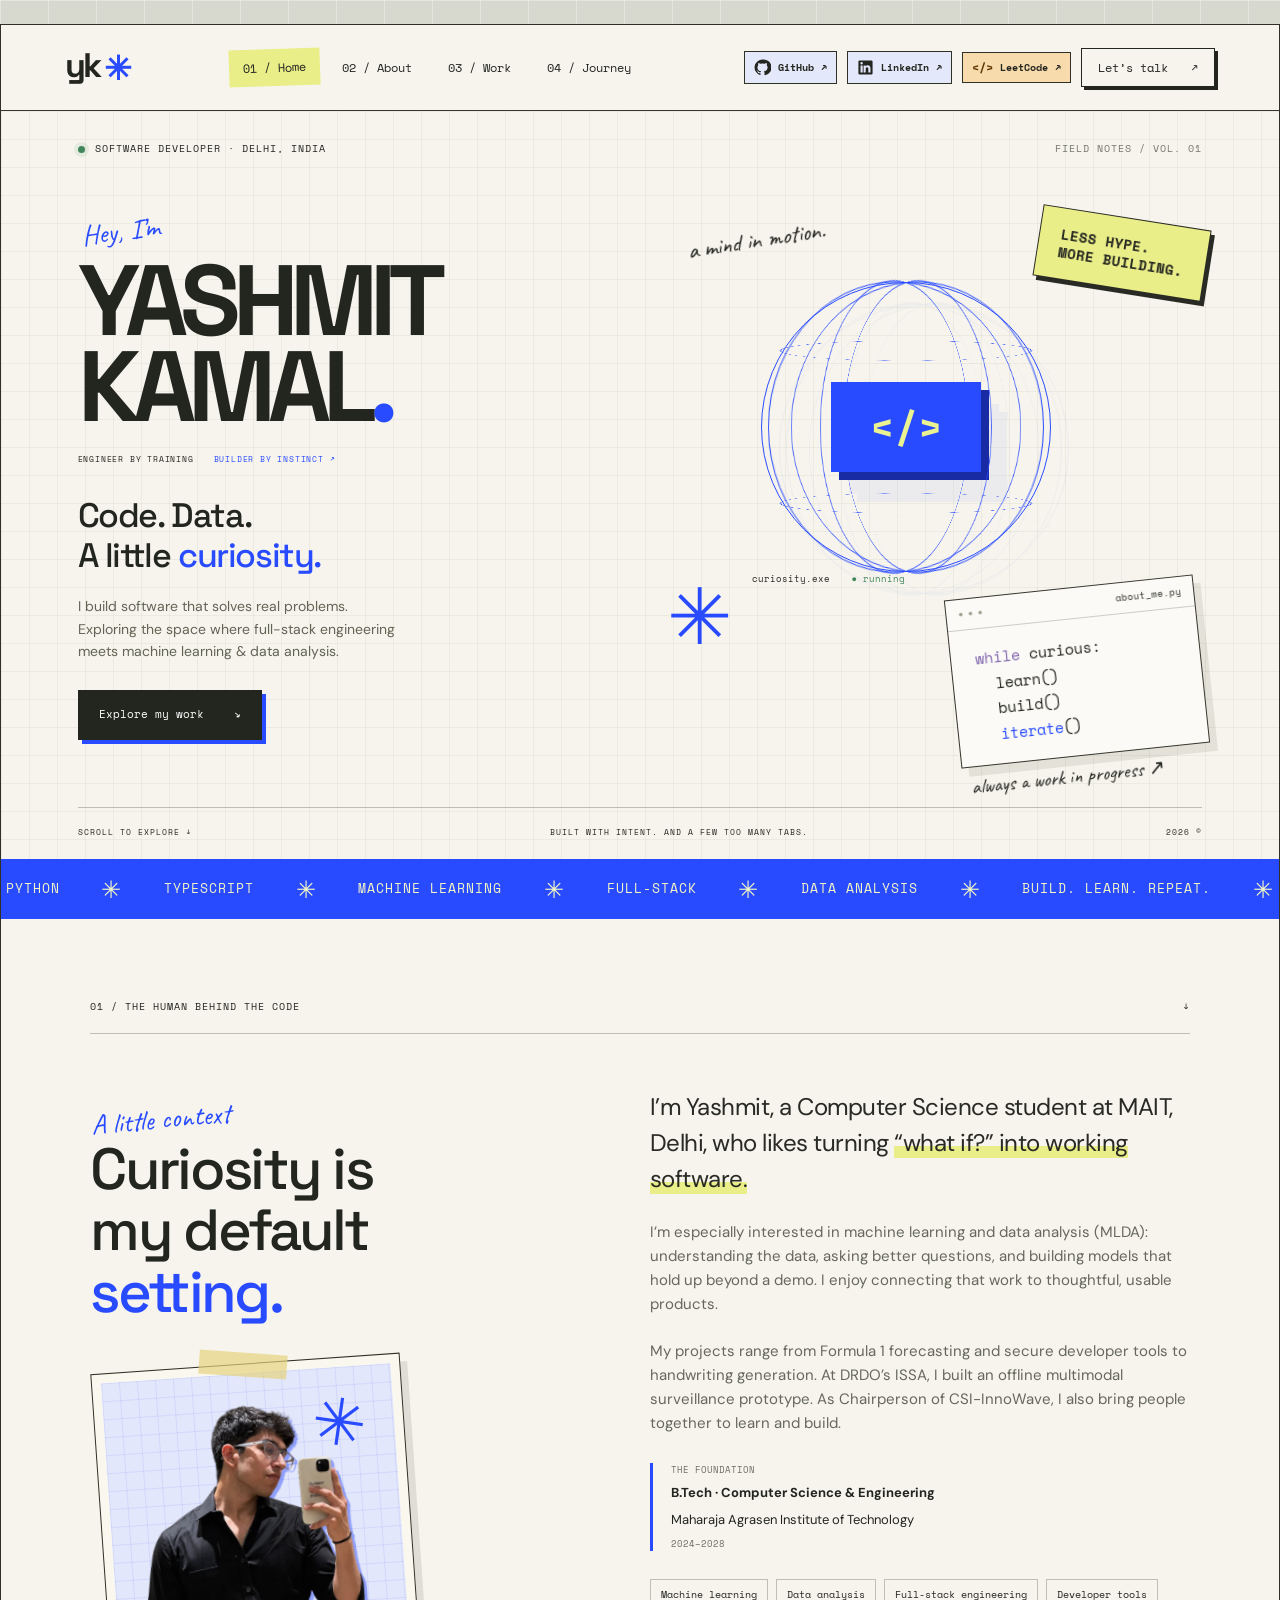
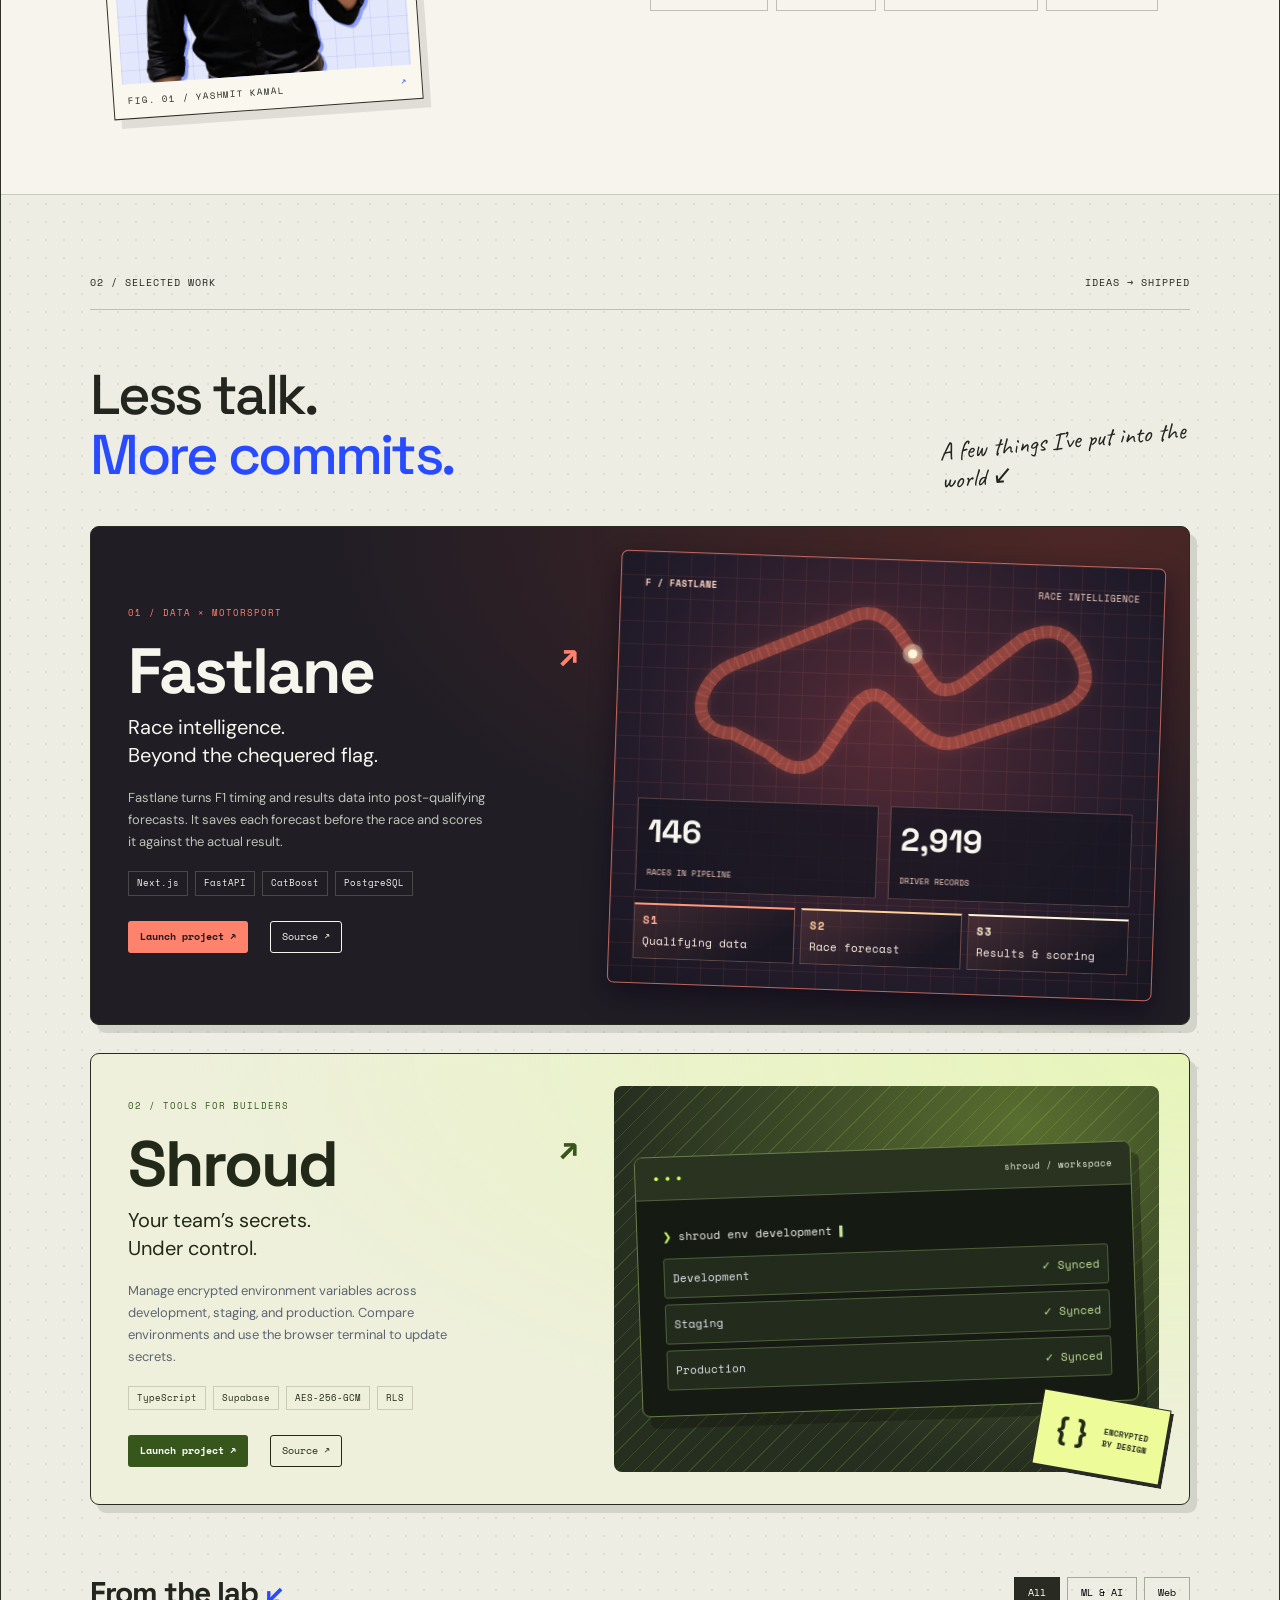
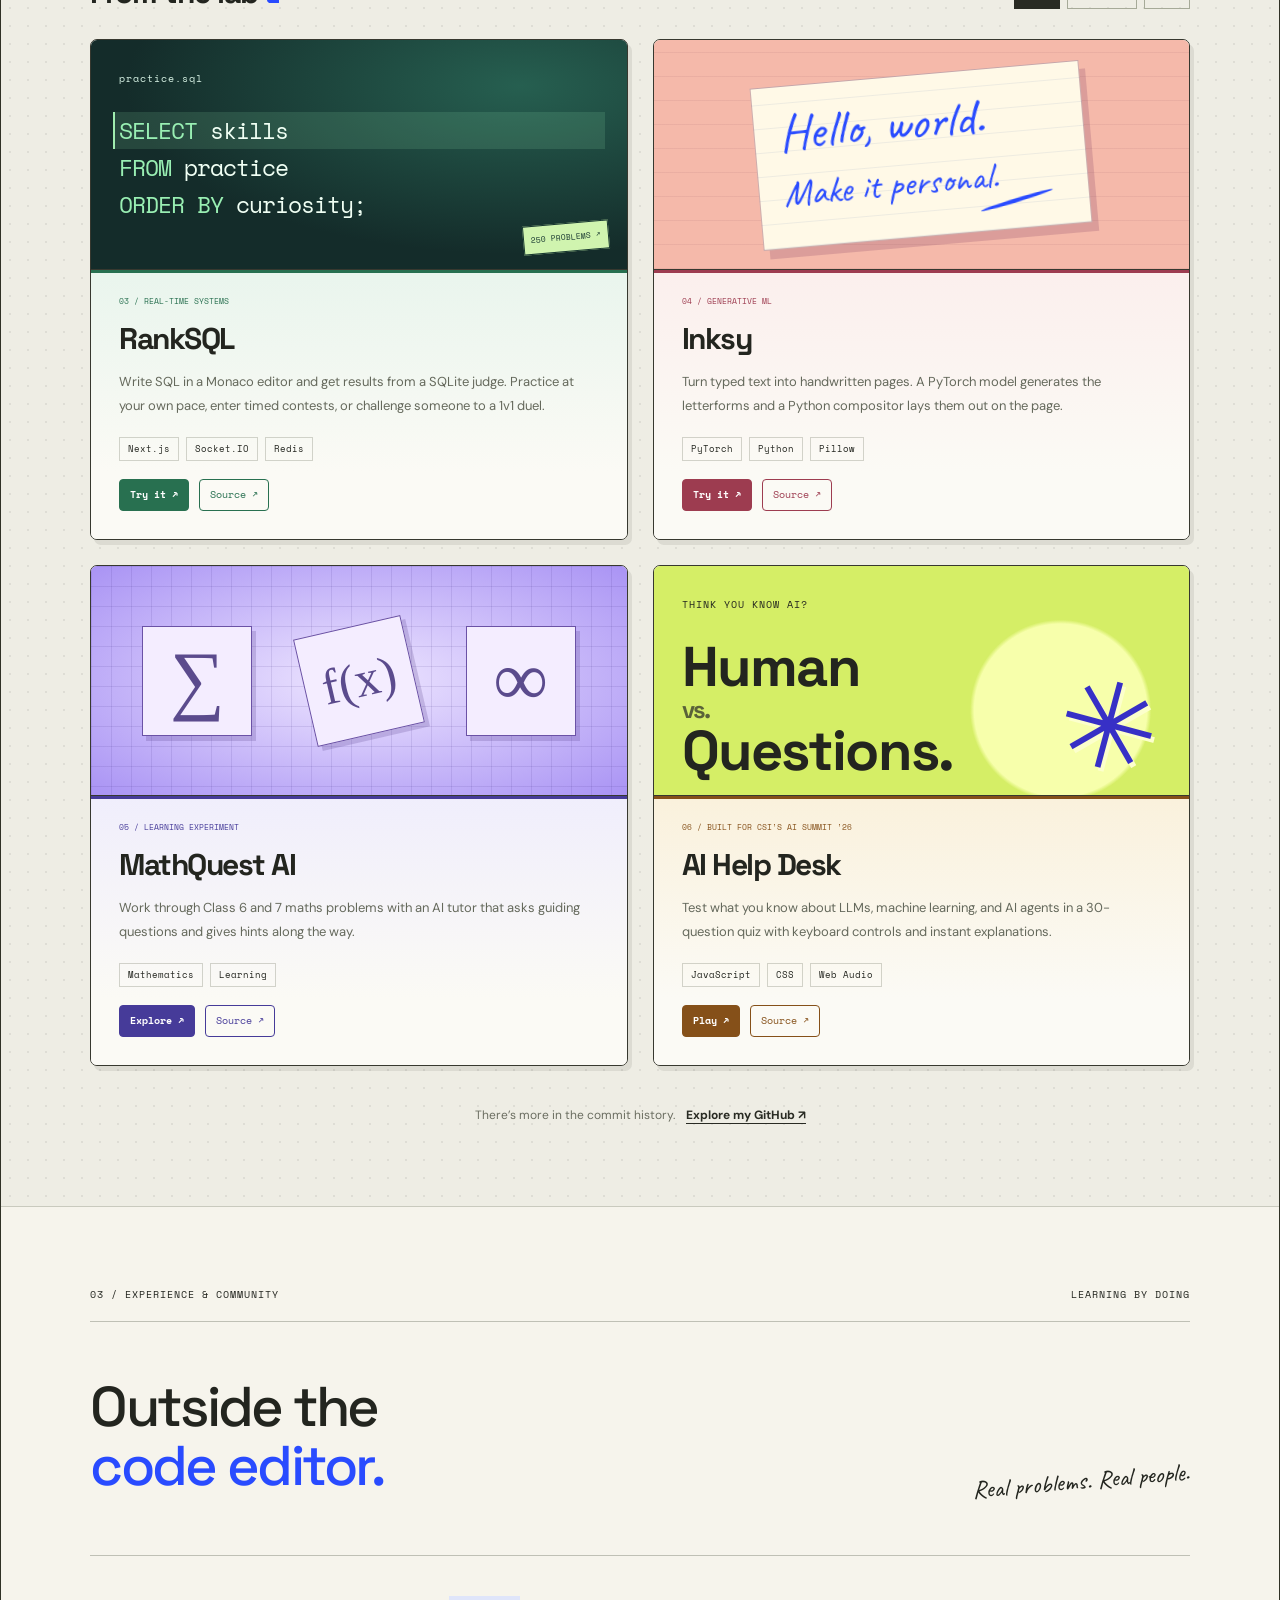
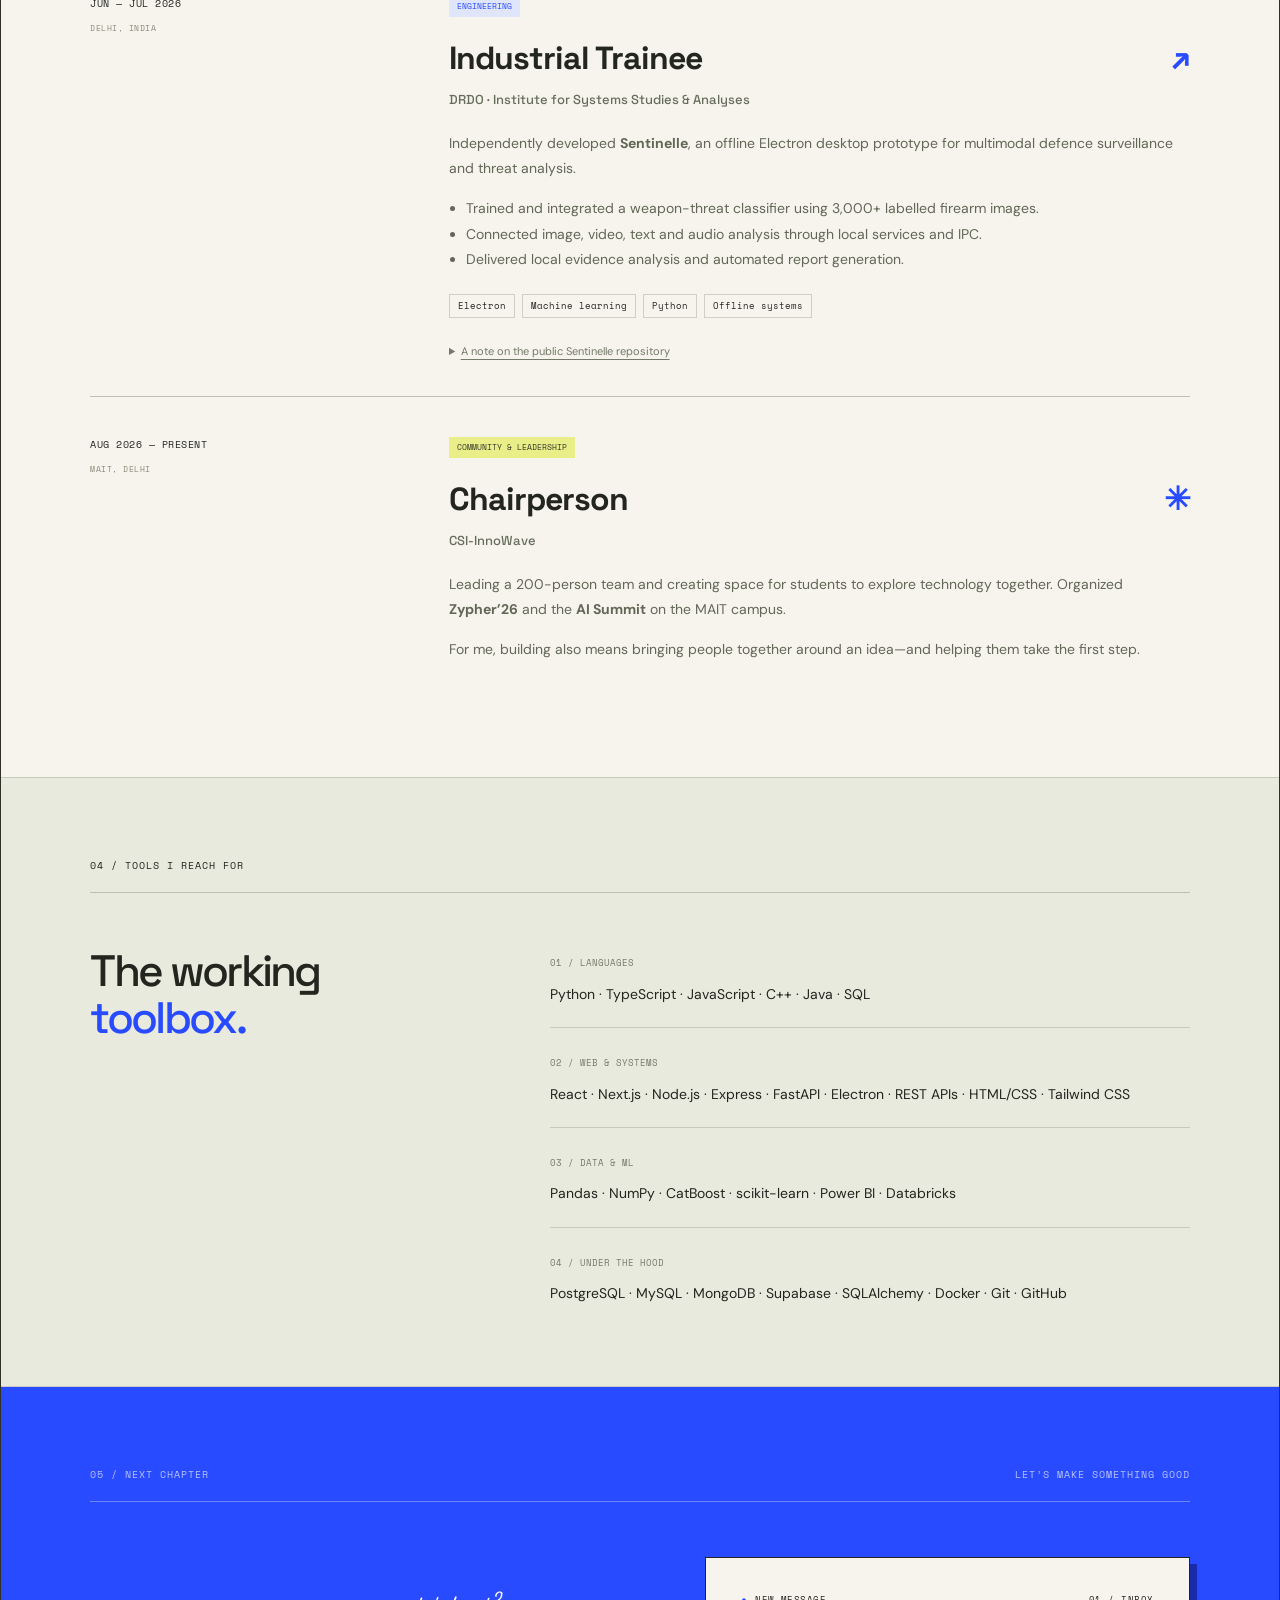
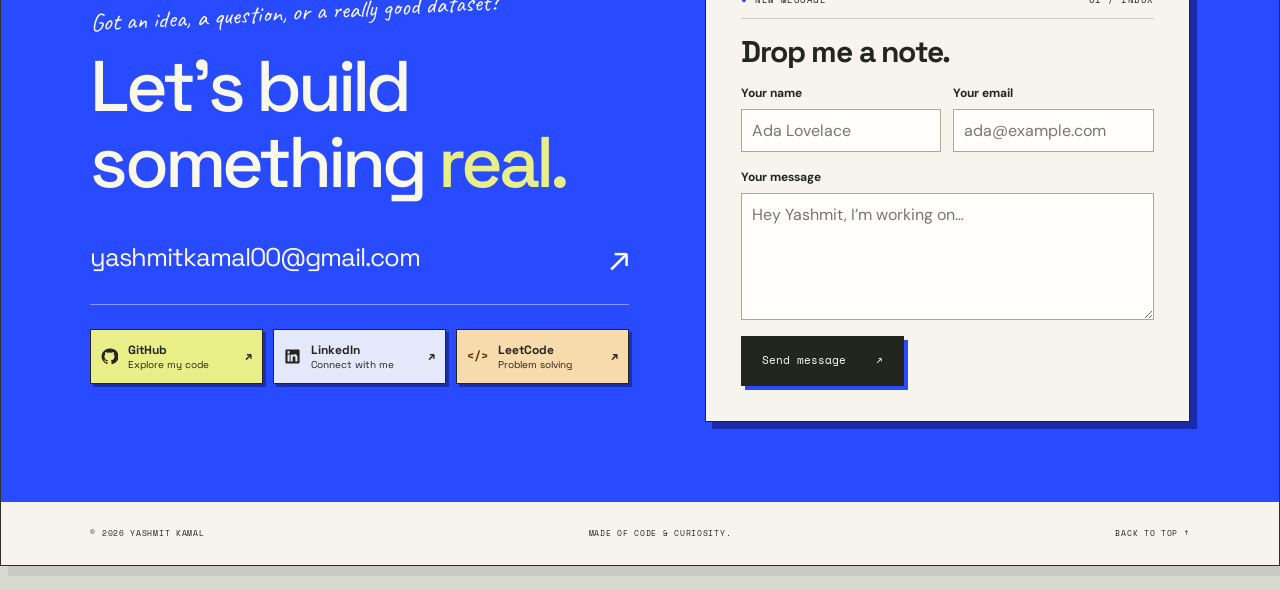
<file: index.html>
<!doctype html>
<html lang="en"><head><meta charset="UTF-8"><meta name="viewport" content="width=device-width,initial-scale=1"><meta name="theme-color" content="#f4f2e9"><meta name="description" content="Yashmit Kamal — software developer exploring machine learning and data analysis. Projects, experiments, and engineering notes."><title>Yashmit Kamal</title><link rel="icon" href="favicon.svg"><link rel="preconnect" href="https://fonts.googleapis.com"><link rel="preconnect" href="https://fonts.gstatic.com" crossorigin><link href="https://fonts.googleapis.com/css2?family=DM+Sans:wght@400;500;600;700&family=Space+Grotesk:wght@400;500;600;700&family=Space+Mono:wght@400;700&family=Caveat:wght@500;600&display=swap" rel="stylesheet"><link rel="stylesheet" href="style.css?v=6"></head>
<body><a class="skip" href="#main">Skip to content</a><div class="page"><header><a class="brand" href="#" aria-label="Yashmit home">yk<span>✳</span></a><nav aria-label="Main navigation"><a class="active" href="#home">01 / Home</a><a href="#about">02 / About</a><a href="#work">03 / Work</a><a href="#experience">04 / Journey</a></nav><div class="header-links"><div class="social-links header-social" aria-label="Social profiles"><a href="https://github.com/yashmit0472" target="_blank" rel="noopener"><svg viewBox="0 0 24 24" aria-hidden="true" fill="currentColor"><path d="M12 .8a11.2 11.2 0 0 0-3.54 21.83c.56.1.76-.24.76-.54v-2.09c-3.12.68-3.78-1.33-3.78-1.33-.51-1.3-1.25-1.64-1.25-1.64-1.02-.7.08-.68.08-.68 1.13.08 1.72 1.15 1.72 1.15 1 .1.99 1.72 3.27 1.23.1-.73.4-1.23.71-1.51-2.49-.28-5.1-1.25-5.1-5.54 0-1.23.43-2.23 1.15-3.01-.12-.28-.5-1.43.11-2.97 0 0 .94-.3 3.08 1.15a10.7 10.7 0 0 1 5.6 0c2.14-1.45 3.08-1.15 3.08-1.15.61 1.54.23 2.69.11 2.97.72.78 1.15 1.78 1.15 3.01 0 4.3-2.61 5.25-5.11 5.53.4.35.76 1.03.76 2.08v3.08c0 .3.2.65.77.54A11.2 11.2 0 0 0 12 .8z"/></svg><span>GitHub</span><span aria-hidden="true">↗</span></a><a href="https://www.linkedin.com/in/yashmit-kamal-75b19a334/" target="_blank" rel="noopener"><svg viewBox="0 0 24 24" aria-hidden="true" fill="currentColor"><path d="M20.4 2H3.6A1.6 1.6 0 0 0 2 3.6v16.8A1.6 1.6 0 0 0 3.6 22h16.8a1.6 1.6 0 0 0 1.6-1.6V3.6A1.6 1.6 0 0 0 20.4 2ZM8 19H5V9h3ZM6.5 7.7a1.7 1.7 0 1 1 0-3.4 1.7 1.7 0 0 1 0 3.4ZM19 19h-3v-4.9c0-1.2-.1-2.6-1.7-2.6s-2 1.2-2 2.5v5h-3V9h2.9v1.4h.1a3.2 3.2 0 0 1 2.8-1.5c3 0 3.9 1.9 3.9 4.4Z"/></svg><span>LinkedIn</span><span aria-hidden="true">↗</span></a><a class="leetcode-link" href="https://leetcode.com/u/YashmitKamal/" target="_blank" rel="noopener"><b aria-hidden="true">&lt;/&gt;</b><span>LeetCode</span><span aria-hidden="true">&#8599;</span></a></div><a class="nav-contact" href="#contact">Let’s talk <span>↗</span></a></div></header>
<main id="main"><section id="home" class="hero"><div class="eyebrow"><span class="status-dot"></span> SOFTWARE DEVELOPER · DELHI, INDIA <span class="edition">FIELD NOTES / VOL. 01</span></div><div class="hero-body"><div class="intro"><span class="hand hello">Hey, I’m</span><h1>YASHMIT<span>KAMAL<span class="name-dot">.</span></span></h1><div class="role-strip"><span>ENGINEER BY TRAINING</span><span>BUILDER BY INSTINCT ↗</span></div><h2>Code. Data.<br>A little <em>curiosity.</em></h2><p>I build software that solves real problems.<br>Exploring the space where full-stack engineering<br class="desktop"> meets machine learning & data analysis.</p><div class="hero-actions"><a class="button dark" href="#work">Explore my work <span>↘</span></a></div></div><div class="hero-art" aria-label="Interactive rotating wireframe globe"><span class="sticker yellow">LESS HYPE.<br>MORE BUILDING.</span><div class="orb-stage"><div class="orb" id="orb"><i></i><i></i><i></i><i></i><i></i><i></i><b></b><b></b><b></b><span class="orb-core">&lt;/&gt;</span></div></div><span class="orbit-label mono">curiosity.exe <span>● running</span></span><div class="code-note"><div><span class="window-dots">● ● ●</span><span>about_me.py</span></div><code><span class="purple">while</span> curious:<br>&nbsp;&nbsp;learn()<br>&nbsp;&nbsp;build()<br>&nbsp;&nbsp;<span class="blue">iterate</span>()</code><span class="hand note-caption">always a work in progress ↗</span></div><span class="spark spark-one">✳</span><span class="hand art-caption">a mind in motion.</span></div></div><div class="hero-bottom mono"><span>SCROLL TO EXPLORE ↓</span><span>BUILT WITH INTENT. AND A FEW TOO MANY TABS.</span><span>2026 ©</span></div></section>
<div class="ticker" aria-hidden="true"><div>PYTHON <span>✳</span> TYPESCRIPT <span>✳</span> MACHINE LEARNING <span>✳</span> FULL-STACK <span>✳</span> DATA ANALYSIS <span>✳</span> BUILD. LEARN. REPEAT. <span>✳</span></div></div>
<section id="about" class="about section"><div class="section-label">01 / THE HUMAN BEHIND THE CODE <span>↓</span></div><div class="about-grid"><div class="about-title"><span class="hand">A little context</span><h2>Curiosity is<br>my default<br><em>setting.</em></h2><figure class="portrait"><div class="portrait-frame"><span class="portrait-mark" aria-hidden="true">✳</span><img src="portrait.webp" alt="Yashmit Kamal wearing glasses and a black shirt" loading="lazy"></div><figcaption class="mono">FIG. 01 / YASHMIT KAMAL <span>↗</span></figcaption></figure></div><div class="about-copy"><p class="lead">I’m Yashmit, a Computer Science student at MAIT, Delhi, who likes turning <span class="highlight">“what if?” into working software.</span></p><p>I’m especially interested in machine learning and data analysis (MLDA): understanding the data, asking better questions, and building models that hold up beyond a demo. I enjoy connecting that work to thoughtful, usable products.</p><p>My projects range from Formula 1 forecasting and secure developer tools to handwriting generation. At DRDO’s ISSA, I built an offline multimodal surveillance prototype. As Chairperson of CSI-InnoWave, I also bring people together to learn and build.</p><div class="education"><span class="mono">THE FOUNDATION</span><strong>B.Tech · Computer Science & Engineering</strong><span>Maharaja Agrasen Institute of Technology</span><span class="mono">2024–2028</span></div><div class="skill-tags"><span>Machine learning</span><span>Data analysis</span><span>Full-stack engineering</span><span>Developer tools</span></div></div></div></section>
<section id="work" class="work section"><div class="section-label">02 / SELECTED WORK <span>IDEAS → SHIPPED</span></div><div class="section-heading"><h2>Less talk.<br><em>More commits.</em></h2><span class="hand">A few things I’ve put into the world ↙</span></div>
<article class="feature fastlane"><div class="project-copy"><span class="project-index mono">01 / DATA × MOTORSPORT</span><h3>Fastlane<span>↗</span></h3><p>Race intelligence.<br>Beyond the chequered flag.</p><p class="project-detail">Fastlane turns F1 timing and results data into post-qualifying forecasts. It saves each forecast before the race and scores it against the actual result.</p><div class="tags"><span>Next.js</span><span>FastAPI</span><span>CatBoost</span><span>PostgreSQL</span></div><div class="project-links"><a href="https://fastlane-psi.vercel.app" target="_blank" rel="noopener">Launch project ↗</a><a href="https://github.com/yashmit0472/fastlane" target="_blank" rel="noopener">Source ↗</a></div></div><div class="project-visual race-visual" aria-label="Illustrative Fastlane race intelligence display"><div class="race-header mono"><strong>F / FASTLANE</strong><span>RACE INTELLIGENCE</span></div><svg class="race-track" viewBox="0 0 500 220" aria-hidden="true"><path id="fastlane-circuit" class="circuit-bed" d="M80 155 C30 155 35 100 75 80 L200 25 Q235 5 260 40 L295 90 Q310 110 340 85 L395 40 Q440 15 460 60 Q480 100 425 120 L330 155 Q305 165 280 140 L250 115 Q230 95 210 125 L180 175 Q155 205 120 175 Z"/><use href="#fastlane-circuit" class="circuit-line"/><use href="#fastlane-circuit" class="circuit-center"/><circle class="race-marker-still" cx="80" cy="155" r="5"/>
  <g class="race-marker">
    <circle class="race-marker-halo" r="11"/>
    <circle r="5"/>
    <animateMotion dur="8s" repeatCount="indefinite"><mpath href="#fastlane-circuit"/></animateMotion>
  </g></svg><div class="race-stats"><div><strong>146</strong><span>RACES IN PIPELINE</span></div><div><strong>2,919</strong><span>DRIVER RECORDS</span></div></div><ol class="race-flow mono" aria-label="Forecast workflow"><li>Qualifying data</li><li>Race forecast</li><li>Results &amp; scoring</li></ol></div></article>
<article class="feature shroud"><div class="project-copy"><span class="project-index mono">02 / TOOLS FOR BUILDERS</span><h3>Shroud<span>↗</span></h3><p>Your team’s secrets.<br>Under control.</p><p class="project-detail">Manage encrypted environment variables across development, staging, and production. Compare environments and use the browser terminal to update secrets.</p><div class="tags"><span>TypeScript</span><span>Supabase</span><span>AES-256-GCM</span><span>RLS</span></div><div class="project-links"><a href="https://useshroud.vercel.app" target="_blank" rel="noopener">Launch project ↗</a><a href="https://github.com/yashmit0472/Shroud" target="_blank" rel="noopener">Source ↗</a></div></div><div class="project-visual shroud-visual"><div class="terminal"><div class="terminal-head mono"><span>● ● ●</span><span>shroud / workspace</span></div><div class="terminal-body"><p class="terminal-command"><span>❯</span> shroud env development <span class="terminal-cursor" aria-hidden="true">▌</span></p>
      <ul class="terminal-env">
        <li><span>Development</span><span>Synced</span></li>
        <li><span>Staging</span><span>Synced</span></li>
        <li><span>Production</span><span>Synced</span></li>
      </ul></div></div><span class="secure-sticker">{ }<small>ENCRYPTED<br>BY DESIGN</small></span></div></article>
<div class="lab-heading"><h3>From the lab<span> ↙</span></h3><div class="filters" role="group" aria-label="Filter projects"><button class="selected" data-filter="all" aria-pressed="true">All</button><button data-filter="ml" aria-pressed="false">ML & AI</button><button data-filter="web" aria-pressed="false">Web</button></div></div><div class="lab-grid">
<article class="lab-card rank-sql-card" data-category="web"><div class="lab-art sql-art"><span class="mono">practice.sql</span><code><span>SELECT</span> skills<br><span>FROM</span> practice<br><span>ORDER BY</span> curiosity;</code><span class="mini-badge">250 PROBLEMS ↗</span></div><div class="lab-content"><span class="mono">03 / REAL-TIME SYSTEMS</span><h3>RankSQL</h3><p>Write SQL in a Monaco editor and get results from a SQLite judge. Practice at your own pace, enter timed contests, or challenge someone to a 1v1 duel.</p><div class="tags"><span>Next.js</span><span>Socket.IO</span><span>Redis</span></div><div class="project-links"><a href="https://ranksql.vercel.app" target="_blank" rel="noopener">Try it ↗</a><a href="https://github.com/yashmit0472/rankSQL" target="_blank" rel="noopener">Source ↗</a></div></div></article>
<article class="lab-card inksy-card" data-category="ml"><div class="lab-art inksy-art"><div class="ink-sheet"><div class="handwriting">Hello, world.<br><span>Make it personal.</span></div><span class="pen-stroke" aria-hidden="true"></span></div></div><div class="lab-content"><span class="mono">04 / GENERATIVE ML</span><h3>Inksy</h3><p>Turn typed text into handwritten pages. A PyTorch model generates the letterforms and a Python compositor lays them out on the page.</p><div class="tags"><span>PyTorch</span><span>Python</span><span>Pillow</span></div><div class="project-links"><a href="https://inksy-handwriting.vercel.app" target="_blank" rel="noopener">Try it ↗</a><a href="https://github.com/yashmit0472/Inksy" target="_blank" rel="noopener">Source ↗</a></div></div></article>
<article class="lab-card mathquest-card" data-category="ml"><div class="lab-art math-art"><div class="math-symbols" aria-hidden="true"><span>∑</span><span>f(x)</span><span>∞</span></div></div><div class="lab-content"><span class="mono">05 / LEARNING EXPERIMENT</span><h3>MathQuest AI</h3><p>Work through Class 6 and 7 maths problems with an AI tutor that asks guiding questions and gives hints along the way.</p><div class="tags"><span>Mathematics</span><span>Learning</span></div><div class="project-links"><a href="https://mathematicsquest.netlify.app" target="_blank" rel="noopener">Explore ↗</a><a href="https://github.com/yashmit0472/MathQuest" target="_blank" rel="noopener">Source ↗</a></div></div></article>
<article class="lab-card help-desk-card" data-category="web ml"><div class="lab-art quiz-art"><span class="mono">THINK YOU KNOW AI?</span><strong>Human<span>vs.</span>Questions.</strong><span class="quiz-flower" aria-hidden="true">✳</span></div><div class="lab-content"><span class="mono">06 / BUILT FOR CSI’S AI SUMMIT ’26</span><h3>AI Help Desk</h3><p>Test what you know about LLMs, machine learning, and AI agents in a 30-question quiz with keyboard controls and instant explanations.</p><div class="tags"><span>JavaScript</span><span>CSS</span><span>Web Audio</span></div><div class="project-links"><a href="https://help-desk-quiz.vercel.app" target="_blank" rel="noopener">Play ↗</a><a href="https://github.com/yashmit0472/Help-Desk-Quiz" target="_blank" rel="noopener">Source ↗</a></div></div></article></div><a class="github-more" href="https://github.com/yashmit0472" target="_blank" rel="noopener">There’s more in the commit history. <strong>Explore my GitHub ↗</strong></a></section>
<section id="experience" class="experience section"><div class="section-label">03 / EXPERIENCE & COMMUNITY <span>LEARNING BY DOING</span></div><div class="section-heading"><h2>Outside the<br><em>code editor.</em></h2><span class="hand">Real problems. Real people.</span></div><div class="timeline"><article><div class="timeline-date mono">JUN — JUL 2026<span>DELHI, INDIA</span></div><div class="timeline-content"><span class="experience-type">ENGINEERING</span><h3>Industrial Trainee <span>↗</span></h3><h4>DRDO · Institute for Systems Studies & Analyses</h4><p>Independently developed <strong>Sentinelle</strong>, an offline Electron desktop prototype for multimodal defence surveillance and threat analysis.</p><ul><li>Trained and integrated a weapon-threat classifier using 3,000+ labelled firearm images.</li><li>Connected image, video, text and audio analysis through local services and IPC.</li><li>Delivered local evidence analysis and automated report generation.</li></ul><div class="tags"><span>Electron</span><span>Machine learning</span><span>Python</span><span>Offline systems</span></div><details><summary>A note on the public Sentinelle repository</summary><p>The public repository is a separate early-stage web platform with authentication, video uploads and infrastructure scaffolding. It is distinct from the offline DRDO prototype described above.</p><a href="https://github.com/yashmit0472/Sentinelle" target="_blank" rel="noopener">View the web platform repository ↗</a></details></div></article><article><div class="timeline-date mono">AUG 2026 — PRESENT<span>MAIT, DELHI</span></div><div class="timeline-content"><span class="experience-type yellow-label">COMMUNITY & LEADERSHIP</span><h3>Chairperson <span>✳</span></h3><h4>CSI-InnoWave</h4><p>Leading a 200-person team and creating space for students to explore technology together. Organized <strong>Zypher’26</strong> and the <strong>AI Summit</strong> on the MAIT campus.</p><p>For me, building also means bringing people together around an idea—and helping them take the first step.</p></div></article></div></section>
<section class="toolkit section"><div class="section-label">04 / TOOLS I REACH FOR</div><div class="toolkit-grid"><h2>The working<br><em>toolbox.</em></h2><div><article><span class="mono">01 / LANGUAGES</span><p>Python · TypeScript · JavaScript · C++ · Java · SQL</p></article><article><span class="mono">02 / WEB & SYSTEMS</span><p>React · Next.js · Node.js · Express · FastAPI · Electron · REST APIs · HTML/CSS · Tailwind CSS</p></article><article><span class="mono">03 / DATA & ML</span><p>Pandas · NumPy · CatBoost · scikit-learn · Power BI · Databricks</p></article><article><span class="mono">04 / UNDER THE HOOD</span><p>PostgreSQL · MySQL · MongoDB · Supabase · SQLAlchemy · Docker · Git · GitHub</p></article></div></div></section>
<section id="contact" class="contact section"><div class="section-label">05 / NEXT CHAPTER <span>LET’S MAKE SOMETHING GOOD</span></div><div class="contact-grid"><div class="contact-intro"><span class="hand">Got an idea, a question, or a really good dataset?</span><h2>Let’s build<br>something <em>real.</em></h2><a class="email-link" href="mailto:yashmitkamal00@gmail.com">yashmitkamal00@gmail.com <span>↗</span></a><div class="social-links contact-social" aria-label="Social profiles"><a href="https://github.com/yashmit0472" target="_blank" rel="noopener"><svg viewBox="0 0 24 24" aria-hidden="true" fill="currentColor"><path d="M12 .8a11.2 11.2 0 0 0-3.54 21.83c.56.1.76-.24.76-.54v-2.09c-3.12.68-3.78-1.33-3.78-1.33-.51-1.3-1.25-1.64-1.25-1.64-1.02-.7.08-.68.08-.68 1.13.08 1.72 1.15 1.72 1.15 1 .1.99 1.72 3.27 1.23.1-.73.4-1.23.71-1.51-2.49-.28-5.1-1.25-5.1-5.54 0-1.23.43-2.23 1.15-3.01-.12-.28-.5-1.43.11-2.97 0 0 .94-.3 3.08 1.15a10.7 10.7 0 0 1 5.6 0c2.14-1.45 3.08-1.15 3.08-1.15.61 1.54.23 2.69.11 2.97.72.78 1.15 1.78 1.15 3.01 0 4.3-2.61 5.25-5.11 5.53.4.35.76 1.03.76 2.08v3.08c0 .3.2.65.77.54A11.2 11.2 0 0 0 12 .8z"/></svg><span>GitHub<small>Explore my code</small></span><span aria-hidden="true">↗</span></a><a href="https://www.linkedin.com/in/yashmit-kamal-75b19a334/" target="_blank" rel="noopener"><svg viewBox="0 0 24 24" aria-hidden="true" fill="currentColor"><path d="M20.4 2H3.6A1.6 1.6 0 0 0 2 3.6v16.8A1.6 1.6 0 0 0 3.6 22h16.8a1.6 1.6 0 0 0 1.6-1.6V3.6A1.6 1.6 0 0 0 20.4 2ZM8 19H5V9h3ZM6.5 7.7a1.7 1.7 0 1 1 0-3.4 1.7 1.7 0 0 1 0 3.4ZM19 19h-3v-4.9c0-1.2-.1-2.6-1.7-2.6s-2 1.2-2 2.5v5h-3V9h2.9v1.4h.1a3.2 3.2 0 0 1 2.8-1.5c3 0 3.9 1.9 3.9 4.4Z"/></svg><span>LinkedIn<small>Connect with me</small></span><span aria-hidden="true">↗</span></a><a class="leetcode-link" href="https://leetcode.com/u/YashmitKamal/" target="_blank" rel="noopener"><b aria-hidden="true">&lt;/&gt;</b><span>LeetCode<small>Problem solving</small></span><span aria-hidden="true">&#8599;</span></a></div></div>
<form class="contact-form" action="https://formspree.io/f/mdegnjvb" method="post">
<div class="form-kicker mono"><span>●</span> NEW MESSAGE <span>01 / INBOX</span></div>
<h3>Drop me a note.</h3>
<input type="hidden" name="_subject" value="New message from your portfolio">
<input type="text" name="_gotcha" hidden tabindex="-1" autocomplete="off">
<div class="form-row"><label for="contact-name">Your name<input id="contact-name" name="name" autocomplete="name" maxlength="100" placeholder="Ada Lovelace" required></label><label for="contact-email">Your email<input id="contact-email" type="email" name="email" autocomplete="email" maxlength="254" placeholder="ada@example.com" required></label></div>
<label for="contact-message">Your message<textarea id="contact-message" name="message" rows="5" maxlength="3000" placeholder="Hey Yashmit, I’m working on…" required></textarea></label>
<button class="button dark" type="submit" disabled>Send message <span aria-hidden="true">↗</span></button>
<p class="form-status" role="status" aria-atomic="true"></p>
<noscript><p>Enable JavaScript to send this form, or use the email link.</p></noscript>
</form></div></section></main><footer class="mono"><span>© <span id="year">2026</span> YASHMIT KAMAL</span><span>MADE OF CODE & CURIOSITY.</span><a href="#home">BACK TO TOP ↑</a></footer></div><script src="app.js?v=3"></script></body></html>
</file>
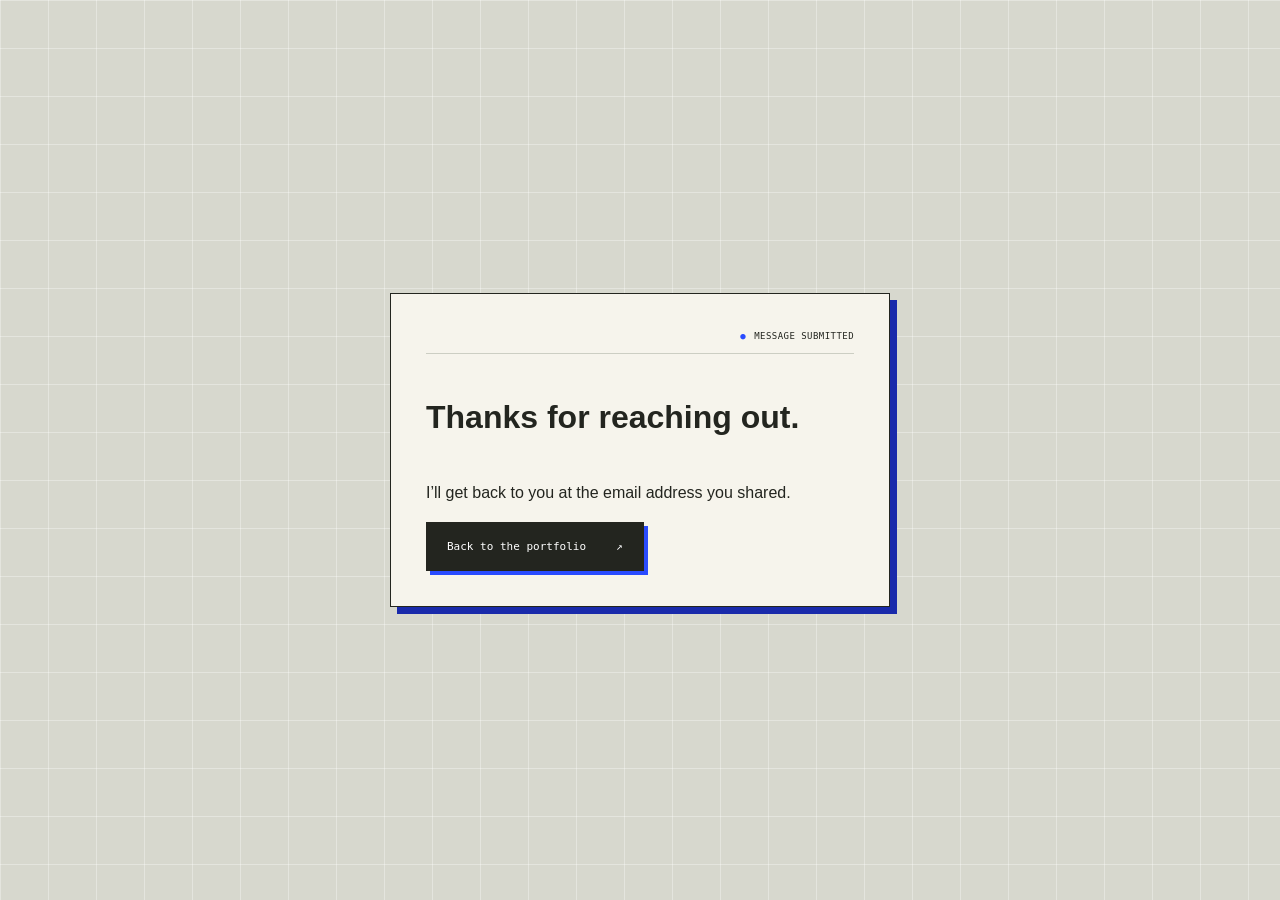
<file: thanks.html>
<!doctype html>
<html lang="en"><head><meta charset="utf-8"><meta name="viewport" content="width=device-width,initial-scale=1"><meta name="robots" content="noindex"><title>Message submitted | Yashmit Kamal</title><link rel="icon" href="favicon.svg"><link rel="stylesheet" href="style.css"></head>
<body class="thanks"><main class="contact-form"><div class="form-kicker mono"><span>●</span> MESSAGE SUBMITTED</div><h1>Thanks for reaching out.</h1><p>I’ll get back to you at the email address you shared.</p><a href="./#contact" class="button dark">Back to the portfolio <span aria-hidden="true">↗</span></a></main></body></html>
</file>
<file: style.css>
*{box-sizing:border-box}html{scroll-behavior:smooth;scroll-padding-top:90px}body{margin:0;background:#d7d8ce;color:#23251f;font-family:'DM Sans',sans-serif;font-size:16px;line-height:1.6}body::before{content:'';position:fixed;inset:0;background-image:linear-gradient(#ffffff55 1px,transparent 1px),linear-gradient(90deg,#ffffff55 1px,transparent 1px);background-size:48px 48px;z-index:-1}a{color:inherit;text-decoration:none}button{font:inherit;cursor:pointer}a,button{ -webkit-tap-highlight-color:transparent}a:focus-visible,button:focus-visible,summary:focus-visible{outline:3px solid #294bff;outline-offset:5px}::selection{background:#ddea70;color:#222}.page{max-width:1440px;margin:24px auto;background:#f6f4ec;border:1px solid #303126;box-shadow:8px 10px 0 #30312615;overflow:hidden}.mono,.eyebrow,.section-label,.tags,.role-strip,.filters,.button,.nav-contact,.project-links,.skill-tags{font-family:'Space Mono',monospace}.hand{font-family:'Caveat',cursive;font-size:28px;line-height:1.15}header{height:86px;display:flex;align-items:center;justify-content:space-between;border-bottom:1px solid #35362d;padding:0 5%;gap:24px;background:#f6f4ec;position:relative;z-index:10}.brand{font-family:'Space Grotesk',sans-serif;font-size:34px;font-weight:700;letter-spacing:-3px}.brand span{display:inline-block;color:#294bff;font-size:33px;vertical-align:middle;margin-left:5px}nav{display:flex;gap:8px}nav a{font-size:12px;font-family:'Space Mono',monospace;padding:9px 14px;transition:background .2s}nav a:hover,nav a.active{background:#e9ee89}nav a.active{transform:rotate(-2deg)}.nav-contact{border:1px solid;padding:9px 16px;font-size:12px;box-shadow:3px 3px 0 #24251f}.nav-contact span{margin-left:16px}.hero{background-image:linear-gradient(#6c725713 1px,transparent 1px),linear-gradient(90deg,#6c725713 1px,transparent 1px);background-size:28px 28px;padding:30px 6% 20px}.eyebrow{display:flex;align-items:center;gap:10px;font-size:10px;letter-spacing:1px}.status-dot{width:7px;height:7px;background:#40865a;border-radius:50%;box-shadow:0 0 0 4px #40865a18}.edition{margin-left:auto;color:#75776c}.hero-body{display:grid;grid-template-columns:1.1fr 1fr;position:relative;min-height:650px;align-items:center;padding:40px 0 50px}.hello{display:block;transform:rotate(-7deg);width:100px;color:#294bff;margin-left:4px;margin-bottom:12px}.intro h1{font-family:'Space Grotesk',sans-serif;font-size:clamp(64px,7.8vw,112px);letter-spacing:-8px;line-height:.86;margin:0;font-weight:700}.intro h1>span{display:block}.name-dot{color:#294bff}.role-strip{display:flex;gap:20px;font-size:8px;letter-spacing:.8px;margin:23px 0 30px}.role-strip span:last-child{color:#294bff}h2,h3,h4,p{margin:0}h2,h3,h4{font-family:'Space Grotesk',sans-serif}h2{font-size:56px;letter-spacing:-2.7px;line-height:1.06;font-weight:500}h2 em{font-style:normal;color:#294bff}.intro h2{font-size:34px;letter-spacing:-1.4px;line-height:1.2}.intro p{font-size:14px;color:#626456;margin-top:18px}.hero-actions{display:flex;gap:28px;align-items:center;margin-top:28px}.button{padding:15px 20px;font-size:11px;display:inline-flex;gap:30px;border:1px solid #24251f;box-shadow:4px 4px #294bff;transition:transform .2s,box-shadow .2s}.button:hover{transform:translate(3px,3px);box-shadow:1px 1px #294bff}.dark{background:#23251f;color:#fff}.text-link{font-size:12px;text-decoration:underline;text-underline-offset:5px}.hero-art{height:550px;position:relative;perspective:900px}.orb-stage{position:absolute;top:55px;left:13%;width:340px;height:340px;perspective:800px;display:grid;place-items:center;filter:drop-shadow(18px 22px 0 #294bff0d)}.orb{width:290px;height:290px;transform-style:preserve-3d;position:relative;animation:rotate 24s linear infinite}.orb i,.orb b{position:absolute;inset:0;border:1.5px solid #294bff;border-radius:50%;transform:rotateY(calc(var(--i)*30deg))}.orb i:nth-child(1){--i:0}.orb i:nth-child(2){--i:1}.orb i:nth-child(3){--i:2}.orb i:nth-child(4){--i:3}.orb i:nth-child(5){--i:4}.orb i:nth-child(6){--i:5}.orb b{transform:rotateX(90deg)}.orb b:nth-of-type(2){inset:40px 20px;transform:rotateX(90deg) translateZ(75px)}.orb b:nth-of-type(3){inset:40px 20px;transform:rotateX(90deg) translateZ(-75px)}.orb-core{position:absolute;inset:100px 70px;display:grid;place-items:center;background:#294bff;color:#eaf292;font-size:40px;font-weight:700;transform:rotateY(0);font-family:'Space Mono',monospace;box-shadow:8px 8px #192aa5}.sticker{position:absolute;z-index:2;font-family:'Space Mono',monospace;font-size:14px;font-weight:700;line-height:1.3;transform:rotate(9deg);padding:17px 21px;top:15px;right:-5px;border:1px solid #292a23;box-shadow:4px 4px #292a23}.yellow{background:#e9ee89}.orbit-label{font-size:9px;position:absolute;top:370px;left:16%}.orbit-label span{color:#40865a;margin-left:15px}.code-note{position:absolute;bottom:-4px;right:0;transform:rotate(-6deg);width:250px;background:#fbfaf6;border:1px solid #34352c;box-shadow:7px 9px #33332219}.code-note>div{border-bottom:1px solid #ccc;padding:8px 12px;font-family:'Space Mono',monospace;font-size:9px;display:flex;justify-content:space-between}.window-dots{color:#999d8d;font-size:8px}.code-note code{display:block;font-size:15px;line-height:1.7;padding:17px 24px;font-family:'Space Mono',monospace}.purple{color:#8266b0}.blue{color:#294bff}.note-caption{position:absolute;bottom:-32px;left:7px;font-size:20px;white-space:nowrap}.spark{position:absolute;color:#294bff;font-size:78px;line-height:1}.spark-one{left:0;bottom:95px;animation:wiggle 8s ease-in-out infinite}.art-caption{position:absolute;left:20px;top:25px;transform:rotate(-9deg);font-size:24px}.hero-bottom{display:flex;justify-content:space-between;gap:20px;border-top:1px solid #bdbfb2;padding-top:18px;font-size:8px;letter-spacing:1px}.ticker{background:#294bff;color:#f2f5c4;padding:18px 0;overflow:hidden}.ticker>div{display:flex;justify-content:space-around;align-items:center;gap:32px;white-space:nowrap;font-family:'Space Mono',monospace;font-size:13px;letter-spacing:1px}.ticker span{font-size:24px;line-height:1}.section{padding:80px 7%}.section-label{font-size:10px;letter-spacing:1px;display:flex;justify-content:space-between;border-bottom:1px solid #bfc0b5;padding-bottom:18px;margin-bottom:55px}.about-grid{display:grid;grid-template-columns:1fr 1.15fr;gap:90px}.about-title>.hand{display:block;color:#294bff;margin-bottom:18px;transform:rotate(-5deg)}.about h2{font-size:58px}.sticky{position:relative;background:#e9ee89;width:225px;margin:38px 0 0 12px;padding:25px;transform:rotate(-5deg);box-shadow:6px 8px 0 #292a2314;line-height:1.4}.sticky::before{content:'';position:absolute;top:-12px;left:70px;width:80px;height:25px;background:#d3cdbc88;transform:rotate(4deg)}.sticky>.mono{font-size:8px}.sticky strong{font-family:'Space Grotesk',sans-serif;font-size:46px;display:block}.sticky>span:not(.mono):not(.sticky-star){font-size:14px}.sticky-star{position:absolute;right:22px;bottom:18px;font-size:45px}.about-copy p{font-size:15px;color:#66685c;margin-bottom:23px}.about-copy .lead{font-size:24px;color:#282a23;line-height:1.5;letter-spacing:-.5px}.highlight{background:linear-gradient(transparent 60%,#e9ee89 60%)}.education{border-left:3px solid #294bff;padding-left:18px;margin:28px 0;display:grid;gap:6px;font-size:13px}.education>.mono{font-size:9px;color:#6c6e63}.education b{margin-left:20px;color:#294bff}.skill-tags{display:flex;flex-wrap:wrap;gap:8px;font-size:10px}.skill-tags span{border:1px solid #bfc0b5;padding:7px 10px}.work{background:#eeede4;border-top:1px solid #c9cabe}.section-heading{display:flex;align-items:end;justify-content:space-between;gap:30px;margin-bottom:42px}.section-heading>.hand{font-size:25px;transform:rotate(-5deg);max-width:250px}.feature{display:grid;grid-template-columns:1fr 1.1fr;border:1px solid #292b23;margin-bottom:28px;min-height:420px}.project-copy{padding:37px}.fastlane{background:#262924;color:#f7f6ed}.project-index{font-size:9px;letter-spacing:1px}.project-copy h3{font-size:50px;letter-spacing:-2px;margin:15px 0 10px;display:flex;justify-content:space-between}.project-copy h3>span{font-size:32px}.project-copy>p{font-size:20px;line-height:1.4}.project-copy .project-detail{font-size:13px;line-height:1.7;margin:18px 0;color:#bfc3b5;max-width:360px}.tags{display:flex;flex-wrap:wrap;gap:7px;font-size:9px}.tags>span{padding:4px 8px;border:1px solid #8c918060}.project-links{display:flex;gap:22px;font-size:10px;margin-top:25px}.project-links a{border-bottom:1px solid;padding-bottom:3px}.project-links a:hover{opacity:.65}.project-visual{margin:32px 30px 32px 0;position:relative;transition:transform .25s;transform-style:preserve-3d}.race-visual{background:radial-gradient(ellipse at center,#424936 0,#191d18 75%);border:1px solid #6d755f;transform:rotate(2deg);padding:24px}.race-header{font-size:9px;display:flex;justify-content:space-between;color:#dcec7a}.race-track{width:100%;height:200px;overflow:visible}.race-track path{fill:none;stroke:#dcec7a;stroke-width:3;filter:drop-shadow(0 0 9px #e1ee7c77)}.race-track circle{fill:#fff}.race-stats{display:flex;gap:45px}.race-stats strong{display:block;font-size:32px;font-family:'Space Grotesk',sans-serif}.race-stats span{font-family:'Space Mono',monospace;font-size:8px;color:#a4b08d}.metric{border-top:1px solid #68734f;margin-top:20px;padding-top:15px;display:grid;gap:4px}.metric>span{font-size:8px;color:#a4b08d}.metric strong{font-size:15px;color:#e9ee89}.metric small{font-size:7px;color:#bfc3b5}.shroud{background:#dee7fa}.shroud .project-detail{color:#5d6472}.shroud-visual{display:grid;place-items:center}.terminal{width:100%;background:#202331;color:#e2e5ef;transform:rotate(-2deg);border:1px solid #181c2d;box-shadow:10px 12px #a5b5de}.terminal-head{display:flex;justify-content:space-between;font-size:9px;padding:14px 18px;border-bottom:1px solid #484b5b}.terminal-head>span:first-child{color:#8f98b4}.terminal-body{font-family:'Space Mono',monospace;font-size:11px;padding:25px;line-height:2}.terminal-body p{margin:11px 0}.terminal-body p span{color:#c4e49d}.terminal-muted{color:#9199b1}.terminal-rule{height:1px;background:#484b5b}.cursor{color:#c4e49d;animation:blink 1s steps(2) infinite}.secure-sticker{position:absolute;bottom:-3px;right:-10px;transform:rotate(10deg);padding:13px 17px;background:#e9ee89;border:1px solid #292b23;font-size:30px;font-weight:700;display:flex;gap:15px;align-items:center;box-shadow:3px 3px #282a23}.secure-sticker small{font-size:8px;line-height:1.5;font-family:'Space Mono',monospace}.lab-heading{display:flex;justify-content:space-between;align-items:center;margin:64px 0 22px}.lab-heading h3{font-size:30px;letter-spacing:-1px}.lab-heading h3 span{color:#294bff}.filters{display:flex;gap:7px}.filters button{font-family:inherit;font-size:10px;padding:7px 13px;border:1px solid #a6aa98;background:transparent}.filters .selected{background:#292b23;color:#fff;border-color:#292b23}.lab-grid{display:grid;grid-template-columns:1fr 1fr;gap:25px}.lab-card{border:1px solid #b9bcae;background:#f6f4ec;transition:transform .25s,box-shadow .25s}.lab-card:hover{transform:translateY(-5px);box-shadow:5px 7px 0 #25271e15}.lab-card[hidden]{display:none}.lab-art{height:230px;position:relative;padding:24px 28px;overflow:hidden;border-bottom:1px solid #b9bcae}.lab-art>.mono{font-size:8px;letter-spacing:1px}.sql-art{background:#d4dccd}.sql-art code{display:block;font-family:'Space Mono',monospace;font-size:23px;line-height:1.6;margin-top:22px;letter-spacing:-1px}.sql-art code span{color:#3f674f}.mini-badge{position:absolute;right:18px;bottom:18px;font-family:'Space Mono',monospace;font-size:8px;padding:7px;background:#f5f4ec;border:1px solid;transform:rotate(-5deg)}.inksy-art{background:#eee5da;background-image:linear-gradient(#8e8a7e20 1px,transparent 1px);background-size:100% 27px}.handwriting{font-family:'Caveat',cursive;font-size:48px;line-height:1.1;transform:rotate(-5deg);margin:28px 0 0 25px;color:#294bff}.handwriting span{font-size:35px}.pen-stroke{position:absolute;bottom:30px;right:45px;width:90px;height:7px;border-radius:50%;background:#294bff;transform:rotate(-12deg)}.math-art{background:#dfdbec}.math-symbols{display:flex;align-items:center;justify-content:space-around;margin-top:25px;color:#5b4b8d;font-family:Georgia,serif;font-size:80px}.math-symbols span:nth-child(2){font-size:54px;transform:rotate(-13deg)}.quiz-art{background:#e9ee89}.quiz-art strong{font-family:'Space Grotesk',sans-serif;font-size:38px;line-height:1.05;display:block;margin-top:22px;letter-spacing:-1.7px}.quiz-art strong span{display:block;font-size:24px;color:#707641}.quiz-flower{font-size:120px;position:absolute;right:30px;bottom:8px;color:#294bff;line-height:1;transform:rotate(15deg)}.lab-content{padding:25px 28px 28px}.lab-content>.mono{font-size:8px;color:#6c6f60}.lab-content h3{font-size:30px;letter-spacing:-1px;margin:7px 0}.lab-content p{font-size:13px;line-height:1.8;color:#65695c;margin-bottom:20px;min-height:70px}.github-more{display:block;text-align:center;font-size:12px;padding-top:40px;color:#6b6e61}.github-more strong{color:#292b23;margin-left:8px;border-bottom:1px solid}.experience{border-top:1px solid #c9cabe}.timeline{margin-top:60px}.timeline>article{display:grid;grid-template-columns:1fr 2.4fr;gap:50px;padding:35px 0;border-top:1px solid #bfc0b5}.timeline-date{font-size:10px;letter-spacing:.5px;padding-top:5px}.timeline-date>span{display:block;color:#898d7b;font-size:8px;margin-top:10px}.experience-type{display:inline-block;font-family:'Space Mono',monospace;background:#dfe5fa;color:#294bff;font-size:8px;padding:4px 8px;margin-bottom:16px}.yellow-label{background:#e9ee89;color:#33372a}.timeline-content h3{font-size:32px;letter-spacing:-1px;display:flex;justify-content:space-between}.timeline-content h3 span{color:#294bff}.timeline-content h4{font-size:13px;margin:6px 0 20px;font-weight:500;color:#676d5c}.timeline-content p,.timeline-content li{font-size:14px;color:#626757;line-height:1.8}.timeline-content p+p{margin-top:15px}.timeline-content ul{padding-left:17px;margin:15px 0 22px}.timeline details{margin-top:25px;font-size:11px;color:#74796a}.timeline summary{cursor:pointer;text-decoration:underline;text-underline-offset:4px}.timeline details p{font-size:12px;margin:15px 0}.timeline details a{color:#294bff}.toolkit{background:#e9eade;border-block:1px solid #c9cabe}.toolkit-grid{display:grid;grid-template-columns:1fr 1.6fr;gap:60px}.toolkit h2{font-size:44px}.toolkit article{border-bottom:1px solid #c9cabe;padding:0 0 20px;margin-bottom:20px}.toolkit article:last-child{border:0;margin:0;padding-bottom:0}.toolkit article .mono{font-size:9px;color:#777b69}.toolkit article p{font-size:14px;margin-top:8px;line-height:1.8}.contact{background:#294bff;color:#f9f8e9;position:relative}.contact .section-label{border-color:#ffffff50;color:#ffffffa8}.contact>.hand{font-size:25px;display:block;transform:rotate(-3deg);margin-bottom:25px}.contact h2{font-size:82px;position:relative}.contact h2 em{color:#e9ee89}.contact h2>span{position:absolute;right:4%;top:0;color:#e9ee89;font-size:150px;animation:wiggle 10s ease-in-out infinite}.email-link{font-family:'Space Grotesk',sans-serif;display:flex;justify-content:space-between;align-items:center;border-bottom:1px solid #ffffff70;font-size:29px;margin-top:45px;padding-bottom:18px;max-width:700px;letter-spacing:-1px}.email-link span{font-size:35px}.contact-bottom{margin-top:25px;display:flex;align-items:center;gap:15px;font-family:'Space Mono',monospace;font-size:10px}.copy-button{border:1px solid #ffffff80;background:transparent;color:#fff;font-family:inherit;font-size:10px;padding:8px 12px}.copy-button:hover{background:#ffffff20}.contact-bottom>div{display:flex;gap:25px;margin-left:auto}#copy-status{font-size:9px;color:#e9ee89}footer{display:flex;justify-content:space-between;gap:20px;font-size:8px;letter-spacing:.7px;padding:25px 7%}.skip{position:fixed;left:20px;top:-100px;background:#e9ee89;padding:12px;z-index:100}.skip:focus{top:15px}@keyframes rotate{from{transform:rotateX(-18deg) rotateY(0) rotateZ(-12deg)}to{transform:rotateX(-18deg) rotateY(360deg) rotateZ(-12deg)}}@keyframes wiggle{0%,100%{transform:rotate(-8deg)}50%{transform:rotate(18deg)}}@keyframes blink{50%{opacity:0}}
@media(min-width:1500px){.page{margin:35px auto}}@media(max-width:1100px){.page{margin:12px}.hero-body{grid-template-columns:1.1fr 1fr}.intro h1{font-size:85px;letter-spacing:-6px}.orb-stage{left:0;width:290px}.sticker{font-size:11px}.code-note{width:220px}.about-grid{gap:45px}.section{padding:65px 6%}.project-copy{padding:28px}.project-visual{margin:25px 20px 25px 0}.terminal-body{padding:18px;font-size:10px}.hero-art{height:520px}.contact h2{font-size:68px}}@media(max-width:800px){header{padding:0 5%;height:75px}nav a{padding:8px;font-size:9px}nav{gap:0}.nav-contact{font-size:10px;padding:8px}.nav-contact span{margin-left:4px}.hero-body{min-height:560px}.intro h1{font-size:67px;letter-spacing:-5px}.role-strip{font-size:6px;gap:10px}.intro h2{font-size:28px}.intro p{font-size:12px}.hero-actions{gap:18px}.button{font-size:9px;gap:15px}.hero-art{height:470px;transform:scale(.86);transform-origin:center right}.orb-stage{left:-15px;width:250px}.orb{height:245px;width:245px}.orb-core{inset:80px 55px}.orbit-label{top:340px;font-size:8px;left:0}.code-note{bottom:-8px}.spark-one{left:-25px}.sticker{right:-10px;top:0}.hero-bottom>span:nth-child(2){display:none}.about h2{font-size:46px}.about-copy .lead{font-size:20px}.about-copy p{font-size:13px}.section-heading h2{font-size:48px}.feature{grid-template-columns:1fr 1fr}.project-copy h3{font-size:38px}.project-copy>p{font-size:17px}.project-copy .project-detail{font-size:12px}.project-visual{margin:25px 17px 25px 0;align-self:center}.race-visual{padding:15px}.race-header{font-size:6px}.race-track{height:145px}.race-stats{gap:20px}.race-stats strong{font-size:25px}.race-stats span{font-size:6px}.metric strong{font-size:10px}.metric small{font-size:6px}.terminal-body{font-size:8px;padding:13px}.terminal-head{font-size:7px;padding:10px}.secure-sticker{padding:10px;font-size:23px;gap:8px}.secure-sticker small{font-size:6px}.lab-art{padding:20px;height:210px}.sql-art code{font-size:18px}.handwriting{font-size:40px;margin-left:0}.handwriting span{font-size:30px}.quiz-art strong{font-size:31px}.quiz-flower{font-size:90px;right:15px}.lab-content{padding:22px}.lab-content p{min-height:95px}.timeline>article{gap:25px;grid-template-columns:1fr 2.8fr}.timeline-date{font-size:8px}.toolkit-grid{gap:35px}.contact h2{font-size:59px}.contact h2>span{font-size:100px}.email-link{font-size:24px}.contact-bottom>div{gap:14px}}
@media(max-width:600px){.page{margin:0;border:0}header{height:68px;padding:0 6%;gap:10px}.brand{font-size:29px}.brand span{font-size:26px}nav{gap:6px}nav a{font-size:0;padding:8px}nav a::after{font-size:10px;content:'Home'}nav a:nth-child(2)::after{content:'About'}nav a:nth-child(3)::after{content:'Work'}nav a:nth-child(4){display:none}.nav-contact{font-size:0;box-shadow:2px 2px #24251f;padding:5px 10px}.nav-contact span{font-size:19px;margin:0}.hero{padding:22px 7% 20px}.eyebrow{font-size:7px;letter-spacing:.5px}.edition{display:none}.hero-body{display:flex;flex-direction:column;align-items:stretch;padding:38px 0 28px}.intro h1{font-size:clamp(76px,18vw,105px);letter-spacing:-6px}.hello{font-size:26px}.role-strip{font-size:7px;margin:22px 0 27px;gap:18px}.intro h2{font-size:32px}.intro p{font-size:13px}.desktop{display:none}.hero-actions{margin-top:26px;gap:25px}.button{font-size:10px;padding:14px 18px}.hero-art{height:390px;transform:none;margin-top:30px}.orb-stage{left:10%;top:15px;width:250px;height:260px}.orb{width:230px;height:230px}.orb-core{inset:75px 50px;font-size:32px}.sticker{top:3px;right:5px;font-size:9px;padding:12px 14px}.art-caption{top:15px;left:-3px;font-size:20px;max-width:90px}.orbit-label{top:271px;left:0;font-size:7px}.code-note{width:180px;bottom:5px;right:3px}.code-note code{font-size:12px;padding:12px 18px}.code-note>div{font-size:7px}.note-caption{font-size:17px;bottom:-27px}.spark-one{left:12px;bottom:22px;font-size:60px}.hero-bottom{margin-top:20px;font-size:7px}.ticker{padding:14px 0}.ticker>div{justify-content:flex-start;gap:25px;font-size:10px;padding-left:20px}.section{padding:52px 7%}.section-label{font-size:8px;letter-spacing:.5px;margin-bottom:32px;gap:12px}.section-label>span{font-size:7px}.about-grid{grid-template-columns:1fr;gap:35px}.about-title{position:relative}.about h2{font-size:43px}.about-title>.hand{font-size:25px}.sticky{position:absolute;width:135px;padding:16px;right:0;bottom:0;margin:0}.sticky>.mono{font-size:6px}.sticky strong{font-size:29px}.sticky>span:not(.mono):not(.sticky-star){font-size:10px}.sticky-star{font-size:26px;right:12px;bottom:8px}.sticky::before{left:35px;width:60px;height:20px}.about-copy .lead{font-size:21px}.about-copy p{font-size:14px}.section-heading{display:block;margin-bottom:30px}.section-heading h2{font-size:44px}.section-heading>.hand{display:block;font-size:22px;margin-top:22px;max-width:none}.feature{grid-template-columns:1fr;margin-bottom:24px}.project-copy{padding:26px}.project-copy h3{font-size:45px;margin:12px 0}.project-copy>p{font-size:20px}.project-copy .project-detail{font-size:13px}.project-visual{margin:0 26px 30px;min-height:265px}.race-visual{padding:20px}.race-header{font-size:8px}.race-track{height:160px}.race-stats strong{font-size:29px}.race-stats span{font-size:7px}.metric strong{font-size:13px}.metric small{font-size:7px}.terminal-body{font-size:10px;padding:22px}.terminal-head{font-size:8px;padding:12px}.secure-sticker{bottom:-8px}.lab-heading{margin-top:40px}.lab-heading h3{font-size:24px}.filters{gap:4px}.filters button{padding:6px 9px;font-size:8px}.lab-grid{grid-template-columns:1fr;gap:22px}.lab-art{height:220px;padding:24px}.sql-art code{font-size:23px}.handwriting{font-size:46px;margin:25px 0 0 10px}.handwriting span{font-size:34px}.quiz-art strong{font-size:38px}.quiz-flower{font-size:110px;right:25px}.lab-content{padding:24px}.lab-content p{min-height:0;font-size:14px}.github-more{font-size:11px;line-height:2}.github-more strong{display:block}.timeline{margin-top:38px}.timeline>article{grid-template-columns:1fr;gap:20px;padding:28px 0}.timeline-date{display:flex;justify-content:space-between;font-size:9px}.timeline-date>span{margin:0}.timeline-content h3{font-size:29px}.timeline-content h4{font-size:12px}.toolkit-grid{grid-template-columns:1fr;gap:30px}.toolkit h2{font-size:40px}.toolkit article p{font-size:13px}.contact>.hand{font-size:22px;max-width:250px}.contact h2{font-size:clamp(43px,11vw,60px)}.contact h2>span{font-size:52px;right:0;top:-35px}.email-link{font-size:clamp(16px,4.6vw,24px);letter-spacing:-.5px;margin-top:30px}.email-link span{font-size:26px}.contact-bottom{flex-wrap:wrap;gap:12px}.contact-bottom>div{width:100%;margin-top:12px;justify-content:space-between}.contact .section-label>span{display:none}footer{font-size:7px;padding:22px 7%}footer>span:nth-child(2){display:none}}
@media(prefers-reduced-motion:reduce){html{scroll-behavior:auto}*,*::before,*::after{animation:none!important;transition:none!important}.orb{transform:rotateX(-18deg) rotateY(30deg) rotateZ(-12deg)}}
@media(max-width:600px){.about-title{padding-bottom:0}.sticky{position:relative;width:180px;margin:30px 0 0 8px;right:auto;bottom:auto}.sticky strong{font-size:38px}.sticky>.mono{font-size:7px}.sticky>span:not(.mono):not(.sticky-star){font-size:12px}}

.header-links,.social-links{display:flex;align-items:center;gap:10px}.header-social a{display:flex;align-items:center;gap:7px;padding:7px 9px;background:#e4e8fb;border:1px solid #303126;font:700 10px 'Space Mono',monospace;transition:background .2s,transform .2s}.header-social a:last-child{background:#e9ee89}.social-links svg{width:17px;height:17px;flex:none}.social-links a:hover{transform:translateY(-2px);background:#fff}.header-links .nav-contact{white-space:nowrap}
.portrait{width:min(100%,310px);margin:40px 0 4px 12px;position:relative;transform:rotate(-4deg);padding:9px 9px 0;background:#faf8ee;border:1px solid #303126;box-shadow:7px 9px #292a231c}.portrait::before{content:'';position:absolute;z-index:2;width:88px;height:24px;top:-12px;left:35%;transform:rotate(8deg);background:#e6d37caa}.portrait-frame{position:relative;isolation:isolate;display:grid;place-items:end center;overflow:hidden;aspect-ratio:1/1.04;background-color:#e3e7fb;background-image:linear-gradient(#294bff19 1px,transparent 1px),linear-gradient(90deg,#294bff19 1px,transparent 1px);background-size:18px 18px}.portrait-frame img{display:block;width:100%;height:100%;object-fit:contain;object-position:center bottom;position:absolute;inset:0;filter:drop-shadow(3px 3px 0 #294bff75)}.portrait-mark{position:absolute;top:8%;right:10%;font-size:65px;line-height:1;color:#294bff;transform:rotate(12deg)}.portrait figcaption{display:flex;justify-content:space-between;padding:10px 5px;font-size:9px;letter-spacing:.8px}.portrait figcaption span{color:#294bff}
.contact-grid{display:grid;grid-template-columns:minmax(0,1fr) minmax(0,.9fr);align-items:center;gap:clamp(30px,6vw,96px)}.contact-intro>.hand{display:block;transform:rotate(-3deg);margin-bottom:24px;font-size:25px}.contact-grid h2{font-size:clamp(45px,5.6vw,82px);letter-spacing:-.055em}.contact-grid .email-link{font-size:clamp(15px,2vw,26px);margin-top:30px;gap:6px;overflow-wrap:anywhere}.contact-social{margin-top:24px;align-items:stretch}.contact-social a{flex:1;display:flex;align-items:center;gap:10px;background:#e9ee89;color:#24251f;border:1px solid #24251f;padding:12px 10px;box-shadow:3px 3px #1d2eaa;font:700 12px 'Space Grotesk',sans-serif;transition:transform .2s,background .2s}.contact-social a:last-child{background:#e4e8fb}.contact-social a span:last-child{margin-left:auto}.contact-social small{display:block;font-size:10px;font-weight:400}.contact-form{display:grid;gap:16px;background:#f6f4ec;color:#23251f;border:1px solid #23251f;box-shadow:7px 7px #192aab;padding:clamp(20px,3vw,35px)}.form-kicker{display:flex;align-items:center;gap:8px;letter-spacing:.05em;font-size:9px;border-bottom:1px solid #cccec3;padding-bottom:10px}.form-kicker span:first-child{color:#294bff}.form-kicker span:last-child{margin-left:auto}.contact-form h3{font-size:30px;letter-spacing:-.04em;line-height:1.1}.form-row{display:grid;grid-template-columns:1fr 1fr;gap:12px}.contact-form label{display:grid;gap:6px;min-width:0;font-size:12px;font-weight:700}.contact-form input:not([hidden]):not([type=hidden]),.contact-form textarea{width:100%;min-width:0;border:1px solid #a7a99e;border-radius:0;background:#fffefa;color:#23251f;font:400 16px 'DM Sans',sans-serif;padding:10px}.contact-form textarea{resize:vertical;min-height:100px}.contact-form :is(input,textarea):focus-visible{outline:2px solid #294bff;outline-offset:1px}.contact-form button{justify-self:start}.contact a:focus-visible{outline-color:#e9ee89}.thanks{min-height:100vh;display:grid;place-items:center;padding:30px}.thanks .contact-form{width:min(100%,500px)}.thanks .button{justify-self:start}
@media(max-width:1000px){.header-social a{padding:7px}.header-social a span{position:absolute;width:1px;height:1px;overflow:hidden;clip-path:inset(50%)}.contact-grid{gap:30px}.contact-social small{display:none}}
@media(max-width:760px){.contact-grid{grid-template-columns:1fr;gap:38px}.contact-intro{max-width:500px}.contact-social small{display:block}}
@media(max-width:600px){.header-links,.header-social{gap:5px}.header-social a{padding:5px}.header-social svg{width:15px;height:15px}header{gap:7px;padding-inline:5%}nav{gap:1px}nav a{padding:5px}.portrait{width:min(80%,265px);margin:32px auto 6px}.contact-grid .email-link{font-size:clamp(16px,4.6vw,24px)}}
@media(max-width:365px){.form-row{grid-template-columns:1fr}.contact-social small{display:none}.header-social a{padding:4px}}

.project-preview {
  display: block;
  min-width: 0;
  color: #23251f;
  background: #f6f4ec;
  border: 1px solid #35362d;
  box-shadow: 4px 4px #24251f25;
  transition: transform .2s, box-shadow .2s;
}
.project-preview:hover, .project-preview:focus-visible {
  transform: translateY(-3px);
  box-shadow: 5px 7px #24251f38;
}
.preview-image {
  overflow: hidden;
  aspect-ratio: 1265 / 712;
  background: #dddcd2;
}
.preview-image img {
  display: block;
  width: 100%;
  height: 100%;
  object-fit: cover;
}
.preview-caption {
  display: flex;
  justify-content: space-between;
  gap: 10px;
  border-top: 1px solid #35362d;
  padding: 10px 13px;
  font: 700 10px/1.5 'Space Mono', monospace;
}
.preview-caption span:last-child { color: #233ac2; text-align: right; }
.feature .project-preview { align-self: center; margin: 26px 25px 26px 0; }
.lab-card .project-preview { margin: 12px 12px 0; }
.leetcode-link b { flex: none; color: #5d3500; font: 700 12px/1 'Space Mono', monospace; }
.header-social a:nth-child(2), .contact-social a:nth-child(2) { background: #e4e8fb; }
.social-links a.leetcode-link { background: #f7dbac; }
.social-links a:hover { background: #fff; }
.contact-social { flex-wrap: wrap; }
.contact-social a { flex: 1 0 105px; }
@media(max-width:1100px) {
  .header-social a { padding: 7px; }
  .header-social a span { position: absolute; width: 1px; height: 1px; overflow: hidden; clip-path: inset(50%); }
}
@media(max-width:600px) {
  .feature .project-preview { margin: 0 20px 24px; }
  .header-social a { padding: 5px; }
  .header-social .leetcode-link b { font-size: 10px; }
  .contact-social a { flex-basis: 120px; }
}
@media(max-width:365px) {
  .header-social a { padding: 4px; }
}

.form-status { font-size: 13px; font-weight: 600; }
.form-status:empty { display: none; }
.contact-form button:disabled { opacity: .65; cursor: wait; }

.race-marker { display: none; }
.race-marker .race-marker-halo { fill: #e9ee89; opacity: .24; }
.race-marker circle:last-of-type { fill: #f8ffd4; }
.terminal-cursor { color: #c4e49d; }
.sql-art code { position: relative; isolation: isolate; }
.math-symbols span { display: inline-block; }

@media (prefers-reduced-motion: no-preference) {
  .race-marker-still { display: none; }
  .race-marker { display: inline; }
  .terminal-cursor { animation: terminal-pulse 1.8s ease-in-out infinite; }
  .sql-art code::before {
    content: "";
    position: absolute;
    z-index: -1;
    inset: 0 -6px auto;
    height: 1.6em;
    border-left: 2px solid #3f674f;
    background: #f5f4ec7d;
    animation: query-highlight 6s ease-in-out infinite;
  }
  .pen-stroke {
    transform-origin: left center;
    animation: ink-underline 5s ease-in-out infinite;
  }
  .math-symbols span {
    animation: symbol-float 4.6s ease-in-out infinite;
  }
  .math-symbols span:nth-child(2) { animation-delay: -.8s; }
  .math-symbols span:nth-child(3) { animation-delay: -1.6s; }
  .quiz-flower { animation: quiz-sway 5.2s ease-in-out infinite; }
}

@keyframes terminal-pulse {
  0%, 100% { opacity: 1; }
  50% { opacity: .25; }
}
@keyframes query-highlight {
  0%, 22%, 100% { transform: translateY(0); }
  36%, 50% { transform: translateY(1.6em); }
  64%, 85% { transform: translateY(3.2em); }
}
@keyframes ink-underline {
  0%, 100% { transform: rotate(-12deg) scaleX(.25); opacity: .65; }
  33%, 80% { transform: rotate(-12deg) scaleX(1); opacity: 1; }
}
@keyframes symbol-float {
  0%, 100% { translate: 0 0; }
  50% { translate: 0 -8px; }
}
@keyframes quiz-sway {
  0%, 100% { transform: translateY(0) rotate(15deg); }
  50% { transform: translateY(-7px) rotate(7deg); }
}

/* Project artwork */
.work.section {
  background-image: radial-gradient(#27292314 1px, transparent 1px);
  background-size: 18px 18px;
}
.feature {
  --project-accent: #ff826c;
  position: relative;
  isolation: isolate;
  border-radius: 9px;
  box-shadow: 7px 8px 0 #292b2323;
}
.feature.fastlane {
  background: radial-gradient(ellipse at 90% 0%, #4d2726, transparent 55%), #201d25;
}
.feature.shroud {
  --project-accent: #373590;
  background: radial-gradient(ellipse at 80% 10%, #d9d4ff, transparent 65%), #e8e6fc;
  color: #211d3c;
}
.feature .project-copy { align-self: center; }
.feature .project-index { color: var(--project-accent); }
.feature .project-copy h3 { font-size: clamp(43px, 5vw, 76px); line-height: 1; }
.feature .project-copy h3 > span { color: var(--project-accent); }
.feature .project-links a {
  padding: 7px 11px;
  border: 1px solid currentColor;
  border-radius: 3px;
}
.feature .project-links a:first-child { background: var(--project-accent); color: #1f1820; border-color: transparent; font-weight: 700; }
.shroud .project-links a:first-child { color: #fff; }

.race-visual {
  align-self: center;
  border-color: #bc665d;
  border-radius: 7px;
  background:
    linear-gradient(#ff826c17 1px, transparent 1px) 0 0 / 23px 23px,
    linear-gradient(90deg, #ff826c17 1px, transparent 1px) 0 0 / 23px 23px,
    radial-gradient(ellipse at 50% 40%, #562b36 0%, #241c2b 65%, #181621 100%);
  box-shadow: 0 12px 25px #100a17a3;
}
.race-header { color: #ffd5c4; }
.race-track .circuit-bed { stroke: #ff745b34; stroke-width: 14; filter: none; }
.race-track .circuit-line { fill: none; stroke: #ff8b73; stroke-width: 4; filter: drop-shadow(0 0 6px #ff684dbb); }
.race-track .circuit-center { fill: none; stroke: #fff2d9; stroke-width: 1; stroke-dasharray: 2 7; }
.race-marker .race-marker-halo { fill: #fff1ce; opacity: .35; }
.race-marker circle:last-of-type { fill: #fff7da; filter: drop-shadow(0 0 5px #fff4cb); }
.race-stats { gap: 12px; }
.race-stats > div { flex: 1; border: 1px solid #ffb39645; padding: 7px 10px; background: #181621c9; }
.race-stats span { color: #ffd5c4; }

.shroud-visual {
  border-radius: 8px;
  padding: 24px;
  background:
    repeating-linear-gradient(135deg, #5049a51f 0 1px, transparent 1px 12px),
    radial-gradient(ellipse at 50% 15%, #b8adfa, #dcd7ff 75%);
}
.shroud-visual .terminal {
  width: 100%;
  border-radius: 8px;
  background: #191832;
  border-color: #554ba1;
  box-shadow: 8px 12px 0 #4f429d3f;
  overflow: hidden;
}
.shroud-visual .terminal-head { background: #2c2755; border-bottom-color: #585083; }
.shroud-visual .terminal-head > span:first-child { color: #c7b9ff; }
.shroud-visual .terminal-body { padding: clamp(14px, 2vw, 25px); }
.terminal-command { color: #f4eeff; margin-top: 0 !important; }
.terminal-env { margin: 0; padding: 0; list-style: none; }
.terminal-env li {
  display: flex;
  justify-content: space-between;
  align-items: center;
  gap: 8px;
  padding: 8px;
  border: 1px solid #5b5483;
  border-radius: 3px;
  background: #262345;
}
.terminal-env li + li { margin-top: 6px; }
.terminal-env li span:last-child { color: #c4e49d; white-space: nowrap; }
.terminal-env li span:last-child::before { content: "✓ "; }
.shroud-visual .secure-sticker { background: #edfc99; right: -7px; }

.lab-card { border: 1px solid #37382f; border-radius: 7px; overflow: hidden; box-shadow: 4px 5px 0 #25271e17; }
.lab-card:hover, .lab-card:focus-within { box-shadow: 7px 9px 0 #25271e26; }
.lab-art { border-bottom-color: #37382f; }
.lab-art > .mono { font-size: 10px; }
.lab-content h3 { letter-spacing: -.05em; }

.sql-art {
  background: radial-gradient(ellipse at 80% 20%, #265f50, transparent 65%), #142c2a;
  color: #daf5e7;
}
.sql-art code { color: #f0fff4; }
.sql-art code span { color: #99efb3; }
.sql-art .mini-badge { background: #d0f4af; color: #193931; }
.inksy-art {
  display: grid;
  place-items: center;
  background: repeating-linear-gradient(0deg, #622a4413 0 1px, transparent 1px 24px), #f5b9aa;
}
.ink-sheet {
  width: min(92%, 330px);
  padding: 18px 24px 30px;
  position: relative;
  transform: rotate(-5deg);
  background: repeating-linear-gradient(0deg, #38529c16 0 1px, transparent 1px 24px), #fff9e7;
  box-shadow: 6px 9px 0 #7b385b35;
  border: 1px solid #833d5766;
}
.ink-sheet .handwriting { transform: none; margin: 0; white-space: nowrap; font-size: clamp(32px, 4vw, 53px); }
.ink-sheet .handwriting span { font-size: .72em; }
.ink-sheet .pen-stroke { bottom: 18px; right: 34px; width: 75px; height: 4px; }
.math-art {
  display: grid;
  align-items: center;
  background:
    linear-gradient(#3c27801d 1px, transparent 1px) 0 0 / 20px 20px,
    linear-gradient(90deg, #3c27801d 1px, transparent 1px) 0 0 / 20px 20px,
    radial-gradient(ellipse at center, #eee6ff, #a993f4);
}
.math-symbols { margin: 0; gap: 6px; font-size: clamp(40px, 6vw, 78px); }
.math-symbols span { display: grid; place-items: center; min-width: 23%; aspect-ratio: 1; padding: 0 8px; border: 1px solid #6b52a6; background: #f4edff; box-shadow: 4px 5px 0 #4e347e36; line-height: 1; }
.math-symbols span:nth-child(2) { font-size: .65em; }
.quiz-art {
  background: radial-gradient(circle at 76% 63%, #f7ffab 0 20%, transparent 21%), #d5ee66;
  color: #23251f;
}
.quiz-art strong { font-size: clamp(33px, 4.7vw, 56px); }
.quiz-art strong span { color: #5a6239; }
.quiz-flower { color: #3730c6; text-shadow: 4px 4px #fcffcc; }

@media (prefers-reduced-motion: no-preference) {
  .sql-art code::before { border-color: #a0edaf; background: #94e6ad24; }
}

@media (max-width: 700px) {
  .feature { box-shadow: 4px 5px 0 #292b2323; }
  .feature .project-copy h3 { font-size: clamp(41px, 9vw, 55px); }
  .shroud-visual { padding: 16px; }
  .quiz-flower { font-size: 95px; right: 20px; }
}
/* Selected project cards */
.race-flow {
  display: grid;
  grid-template-columns: repeat(3, minmax(0, 1fr));
  gap: 6px;
  margin: 12px 0 0;
  padding: 0;
  color: #fff0e5;
  font-size: clamp(9px, 1vw, 11px);
  list-style: none;
  counter-reset: race-sector;
}

.race-flow li {
  display: flex;
  flex-direction: column;
  gap: 4px;
  padding: 7px 8px;
  border: 1px solid #ffb39645;
  border-top: 2px solid #ff967e;
  background: linear-gradient(145deg, #ff896522, #181621e6 80%);
  counter-increment: race-sector;
}

.race-flow li::before {
  content: "S" counter(race-sector);
  color: #ffad98;
  letter-spacing: .13em;
  font-weight: 700;
}

.race-flow li:nth-child(2) {
  border-top-color: #ffd19b;
}

.race-flow li:nth-child(2)::before { color: #ffd19b; }

.race-flow li:nth-child(3) {
  border-top-color: #fff4d9;
}

.race-flow li:nth-child(3)::before { color: #fff4d9; }

.feature.shroud {
  --project-accent: #36561c;
  background: radial-gradient(ellipse at 100% 0%, #e7f5ba, transparent 65%), #eef0db;
  color: #222918;
}

.shroud-visual {
  background:
    repeating-linear-gradient(135deg, #b6ed5e25 0 1px, transparent 1px 13px),
    radial-gradient(ellipse at 75% 10%, #596e30, #262e20 70%);
}

.shroud-visual .terminal {
  border-color: #697d47;
  background: #151a12;
  box-shadow: 8px 12px 0 #12180e69;
}

.shroud-visual .terminal-head {
  border-bottom-color: #52613f;
  background: #293320;
  color: #edf3df;
}

.shroud-visual .terminal-head > span:first-child,
.shroud-visual .terminal-command > span:first-child { color: #d7ff64; }

.shroud-visual .terminal-command { color: #f4f6ee; }

.shroud-visual .terminal-env li {
  border-color: #4e5e3a;
  background: #232c1c;
}

.rank-sql-card { --project-accent: #287050; --project-tint: #e9f5ed; }
.inksy-card { --project-accent: #9d3c50; --project-tint: #fbefed; }
.mathquest-card { --project-accent: #463b99; --project-tint: #f0eefc; }
.help-desk-card { --project-accent: #855019; --project-tint: #faf1dc; }

.lab-card {
  display: flex;
  flex-direction: column;
  background: #fbfaf5;
}

.lab-card[hidden] { display: none; }

.lab-card .lab-art { flex-shrink: 0; }

.lab-content {
  display: flex;
  flex: 1;
  flex-direction: column;
  background: linear-gradient(180deg, var(--project-tint), #fbfaf5 75%);
  box-shadow: inset 0 3px var(--project-accent);
}

.lab-content > .mono { color: var(--project-accent); }
.lab-content p { min-height: 0; }
.lab-content .tags { margin-bottom: 18px; }

.lab-content .project-links {
  margin-top: auto;
  flex-wrap: wrap;
  gap: 10px;
}

.lab-content .project-links a {
  border: 1px solid var(--project-accent);
  border-radius: 4px;
  padding: 7px 10px;
  color: var(--project-accent);
}

.lab-content .project-links a:first-child {
  background: var(--project-accent);
  color: #fff;
  font-weight: 700;
}

@media (prefers-reduced-motion: no-preference) {
  .feature, .lab-card { transition: box-shadow .2s ease; }
  .feature:focus-within, .feature:hover { box-shadow: 9px 11px 0 #292b2335; }
}
</file>
